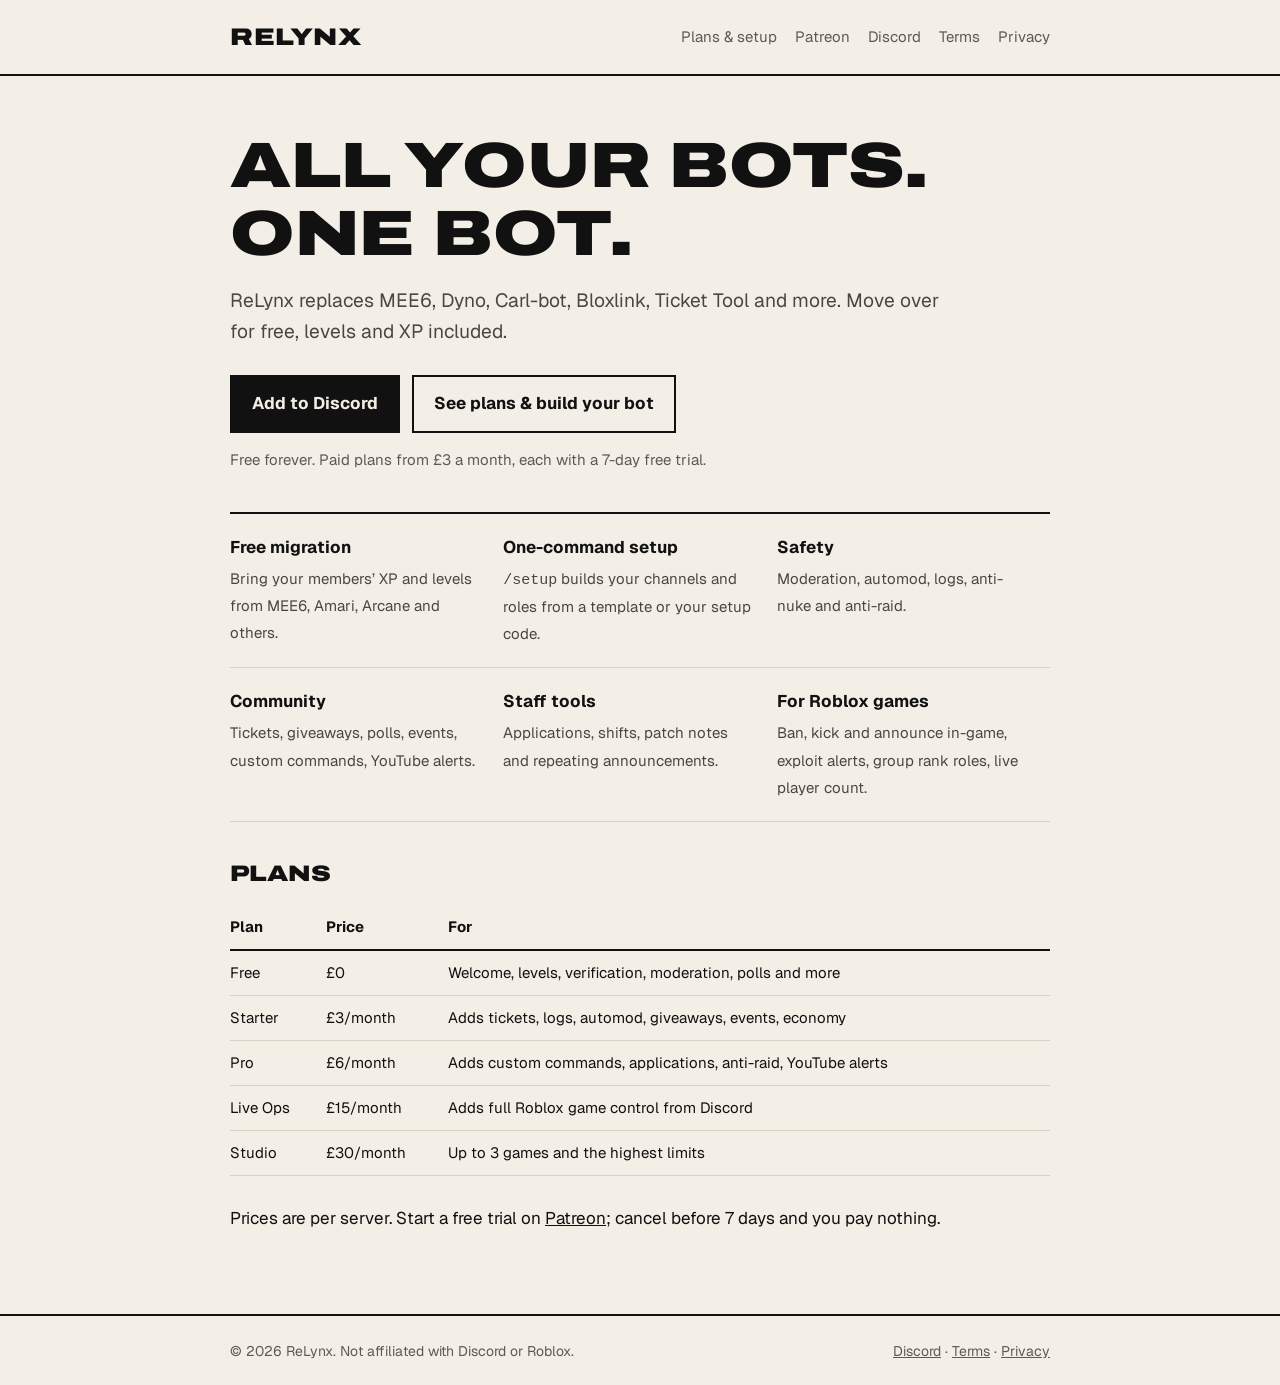
<file: index.html>
<!doctype html>
<html lang="en-GB">
<head>
<meta charset="utf-8">
<meta name="viewport" content="width=device-width, initial-scale=1">
<title>ReLynx: all your Discord bots in one</title>
<meta name="description" content="One Discord bot instead of five. Levels, moderation, tickets, Roblox game tools and more, with free migration.">
<link rel="preconnect" href="https://fonts.googleapis.com">
<link rel="preconnect" href="https://fonts.gstatic.com" crossorigin>
<link href="https://fonts.googleapis.com/css2?family=Archivo:wdth,wght@125,900&family=Geist:wght@400;500;700&display=swap" rel="stylesheet">
<link rel="stylesheet" href="style.css">
</head>
<body>
<header><div class="wrap">
<a class="logo" href="index.html">RELYNX</a>
<nav>
<a href="https://claude.ai/artifact/FEMWJnR3HZwRDaKxJMdrsh">Plans &amp; setup</a>
<a href="https://www.patreon.com/c/Re_Lynx">Patreon</a>
<a href="https://discord.gg/3yExKCKQT">Discord</a>
<a href="terms.html">Terms</a>
<a href="privacy.html">Privacy</a>
</nav>
</div></header>
<main><div class="wrap">

<h1>All your bots.<br>One bot.</h1>
<p class="lead">ReLynx replaces MEE6, Dyno, Carl-bot, Bloxlink, Ticket Tool and more. Move over for free, levels and XP included.</p>
<div class="buttons">
<a class="btn primary" href="https://discord.com/oauth2/authorize?client_id=1557445692761313330&scope=bot%20applications.commands&permissions=1409170271478">Add to Discord</a>
<a class="btn" href="https://claude.ai/artifact/FEMWJnR3HZwRDaKxJMdrsh">See plans &amp; build your bot</a>
</div>
<p style="color:var(--muted);font-size:15px">Free forever. Paid plans from £3 a month, each with a 7-day free trial.</p>
<div class="grid">
<div><b>Free migration</b><span>Bring your members’ XP and levels from MEE6, Amari, Arcane and others.</span></div>
<div><b>One-command setup</b><span><code>/setup</code> builds your channels and roles from a template or your setup code.</span></div>
<div><b>Safety</b><span>Moderation, automod, logs, anti-nuke and anti-raid.</span></div>
<div><b>Community</b><span>Tickets, giveaways, polls, events, custom commands, YouTube alerts.</span></div>
<div><b>Staff tools</b><span>Applications, shifts, patch notes and repeating announcements.</span></div>
<div><b>For Roblox games</b><span>Ban, kick and announce in-game, exploit alerts, group rank roles, live player count.</span></div>
</div>
<h2>Plans</h2>
<div class="table-scroll"><table>
<tr><th>Plan</th><th>Price</th><th>For</th></tr>
<tr><td>Free</td><td>£0</td><td>Welcome, levels, verification, moderation, polls and more</td></tr>
<tr><td>Starter</td><td>£3/month</td><td>Adds tickets, logs, automod, giveaways, events, economy</td></tr>
<tr><td>Pro</td><td>£6/month</td><td>Adds custom commands, applications, anti-raid, YouTube alerts</td></tr>
<tr><td>Live Ops</td><td>£15/month</td><td>Adds full Roblox game control from Discord</td></tr>
<tr><td>Studio</td><td>£30/month</td><td>Up to 3 games and the highest limits</td></tr>
</table></div>
<p>Prices are per server. Start a free trial on <a href="https://www.patreon.com/c/Re_Lynx">Patreon</a>; cancel before 7 days and you pay nothing.</p>
</div></main>
<footer><div class="wrap">
<span>© 2026 ReLynx. Not affiliated with Discord or Roblox.</span>
<span><a href="https://discord.gg/3yExKCKQT">Discord</a> · <a href="terms.html">Terms</a> · <a href="privacy.html">Privacy</a></span>
</div></footer>
</body>
</html>
</file>
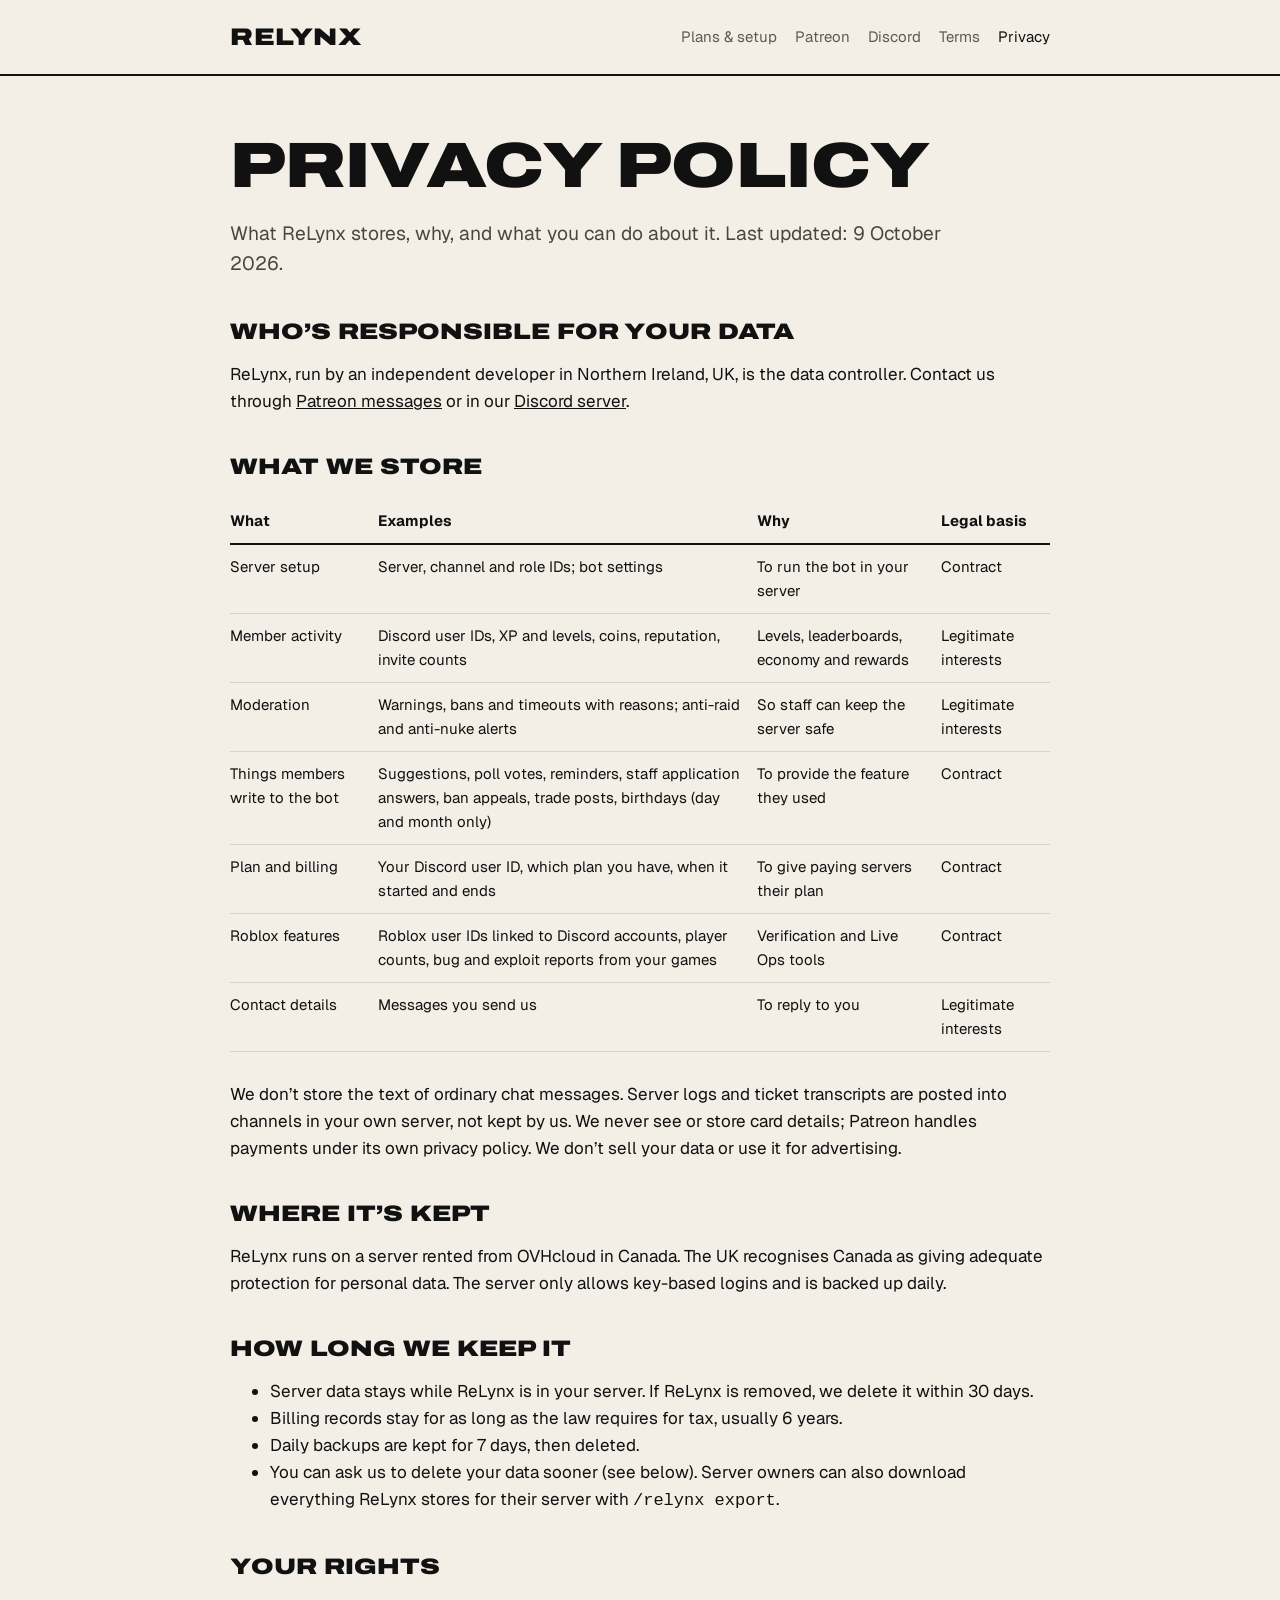
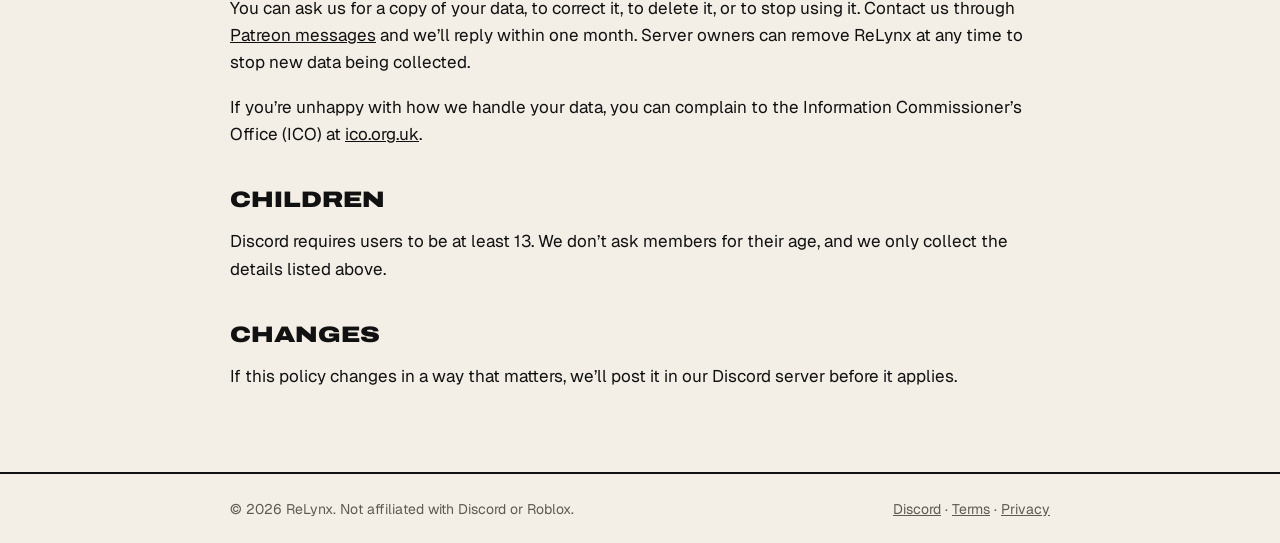
<file: privacy.html>
<!doctype html>
<html lang="en-GB">
<head>
<meta charset="utf-8">
<meta name="viewport" content="width=device-width, initial-scale=1">
<title>ReLynx Privacy Policy</title>
<meta name="description" content="What ReLynx stores, why, and your rights.">
<link rel="preconnect" href="https://fonts.googleapis.com">
<link rel="preconnect" href="https://fonts.gstatic.com" crossorigin>
<link href="https://fonts.googleapis.com/css2?family=Archivo:wdth,wght@125,900&family=Geist:wght@400;500;700&display=swap" rel="stylesheet">
<link rel="stylesheet" href="style.css">
</head>
<body>
<header><div class="wrap">
<a class="logo" href="index.html">RELYNX</a>
<nav>
<a href="https://claude.ai/artifact/FEMWJnR3HZwRDaKxJMdrsh">Plans &amp; setup</a>
<a href="https://www.patreon.com/c/Re_Lynx">Patreon</a>
<a href="https://discord.gg/3yExKCKQT">Discord</a>
<a href="terms.html">Terms</a>
<a href="privacy.html" aria-current="page">Privacy</a>
</nav>
</div></header>
<main><div class="wrap">

<h1>Privacy Policy</h1>
<p class="lead">What ReLynx stores, why, and what you can do about it. Last updated: 9 October 2026.</p>

<h2>Who’s responsible for your data</h2>
<p>ReLynx, run by an independent developer in Northern Ireland, UK, is the data controller. Contact us through <a href="https://www.patreon.com/c/Re_Lynx">Patreon messages</a> or in our <a href="https://discord.gg/3yExKCKQT">Discord server</a>.</p>

<h2>What we store</h2>
<div class="table-scroll"><table>
<tr><th>What</th><th>Examples</th><th>Why</th><th>Legal basis</th></tr>
<tr><td>Server setup</td><td>Server, channel and role IDs; bot settings</td><td>To run the bot in your server</td><td>Contract</td></tr>
<tr><td>Member activity</td><td>Discord user IDs, XP and levels, coins, reputation, invite counts</td><td>Levels, leaderboards, economy and rewards</td><td>Legitimate interests</td></tr>
<tr><td>Moderation</td><td>Warnings, bans and timeouts with reasons; anti-raid and anti-nuke alerts</td><td>So staff can keep the server safe</td><td>Legitimate interests</td></tr>
<tr><td>Things members write to the bot</td><td>Suggestions, poll votes, reminders, staff application answers, ban appeals, trade posts, birthdays (day and month only)</td><td>To provide the feature they used</td><td>Contract</td></tr>
<tr><td>Plan and billing</td><td>Your Discord user ID, which plan you have, when it started and ends</td><td>To give paying servers their plan</td><td>Contract</td></tr>
<tr><td>Roblox features</td><td>Roblox user IDs linked to Discord accounts, player counts, bug and exploit reports from your games</td><td>Verification and Live Ops tools</td><td>Contract</td></tr>
<tr><td>Contact details</td><td>Messages you send us</td><td>To reply to you</td><td>Legitimate interests</td></tr>
</table></div>
<p>We don’t store the text of ordinary chat messages. Server logs and ticket transcripts are posted into channels in your own server, not kept by us. We never see or store card details; Patreon handles payments under its own privacy policy. We don’t sell your data or use it for advertising.</p>

<h2>Where it’s kept</h2>
<p>ReLynx runs on a server rented from OVHcloud in Canada. The UK recognises Canada as giving adequate protection for personal data. The server only allows key-based logins and is backed up daily.</p>

<h2>How long we keep it</h2>
<ul>
<li>Server data stays while ReLynx is in your server. If ReLynx is removed, we delete it within 30 days.</li>
<li>Billing records stay for as long as the law requires for tax, usually 6 years.</li>
<li>Daily backups are kept for 7 days, then deleted.</li>
<li>You can ask us to delete your data sooner (see below). Server owners can also download everything ReLynx stores for their server with <code>/relynx export</code>.</li>
</ul>

<h2>Your rights</h2>
<p>You can ask us for a copy of your data, to correct it, to delete it, or to stop using it. Contact us through <a href="https://www.patreon.com/c/Re_Lynx">Patreon messages</a> and we’ll reply within one month. Server owners can remove ReLynx at any time to stop new data being collected.</p>
<p>If you’re unhappy with how we handle your data, you can complain to the Information Commissioner’s Office (ICO) at <a href="https://ico.org.uk">ico.org.uk</a>.</p>

<h2>Children</h2>
<p>Discord requires users to be at least 13. We don’t ask members for their age, and we only collect the details listed above.</p>

<h2>Changes</h2>
<p>If this policy changes in a way that matters, we’ll post it in our Discord server before it applies.</p>
</div></main>
<footer><div class="wrap">
<span>© 2026 ReLynx. Not affiliated with Discord or Roblox.</span>
<span><a href="https://discord.gg/3yExKCKQT">Discord</a> · <a href="terms.html">Terms</a> · <a href="privacy.html">Privacy</a></span>
</div></footer>
</body>
</html>
</file>
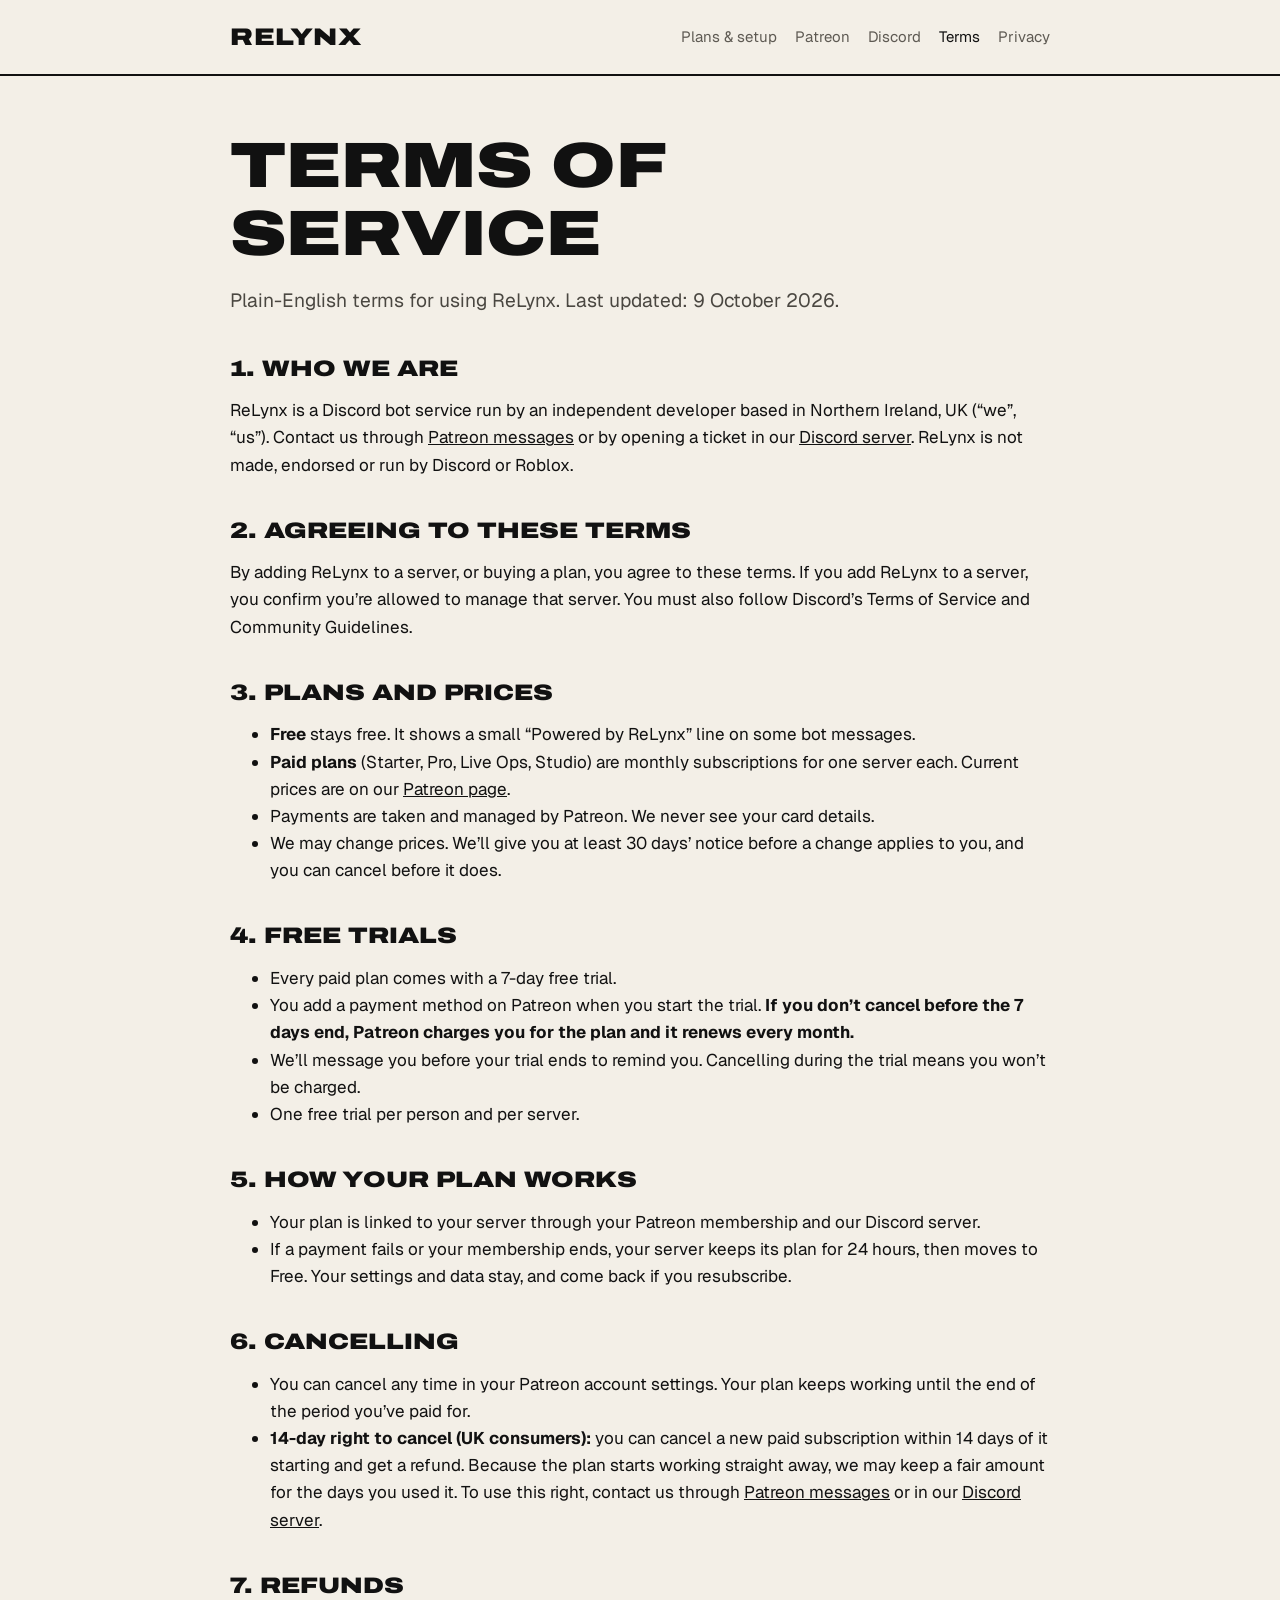
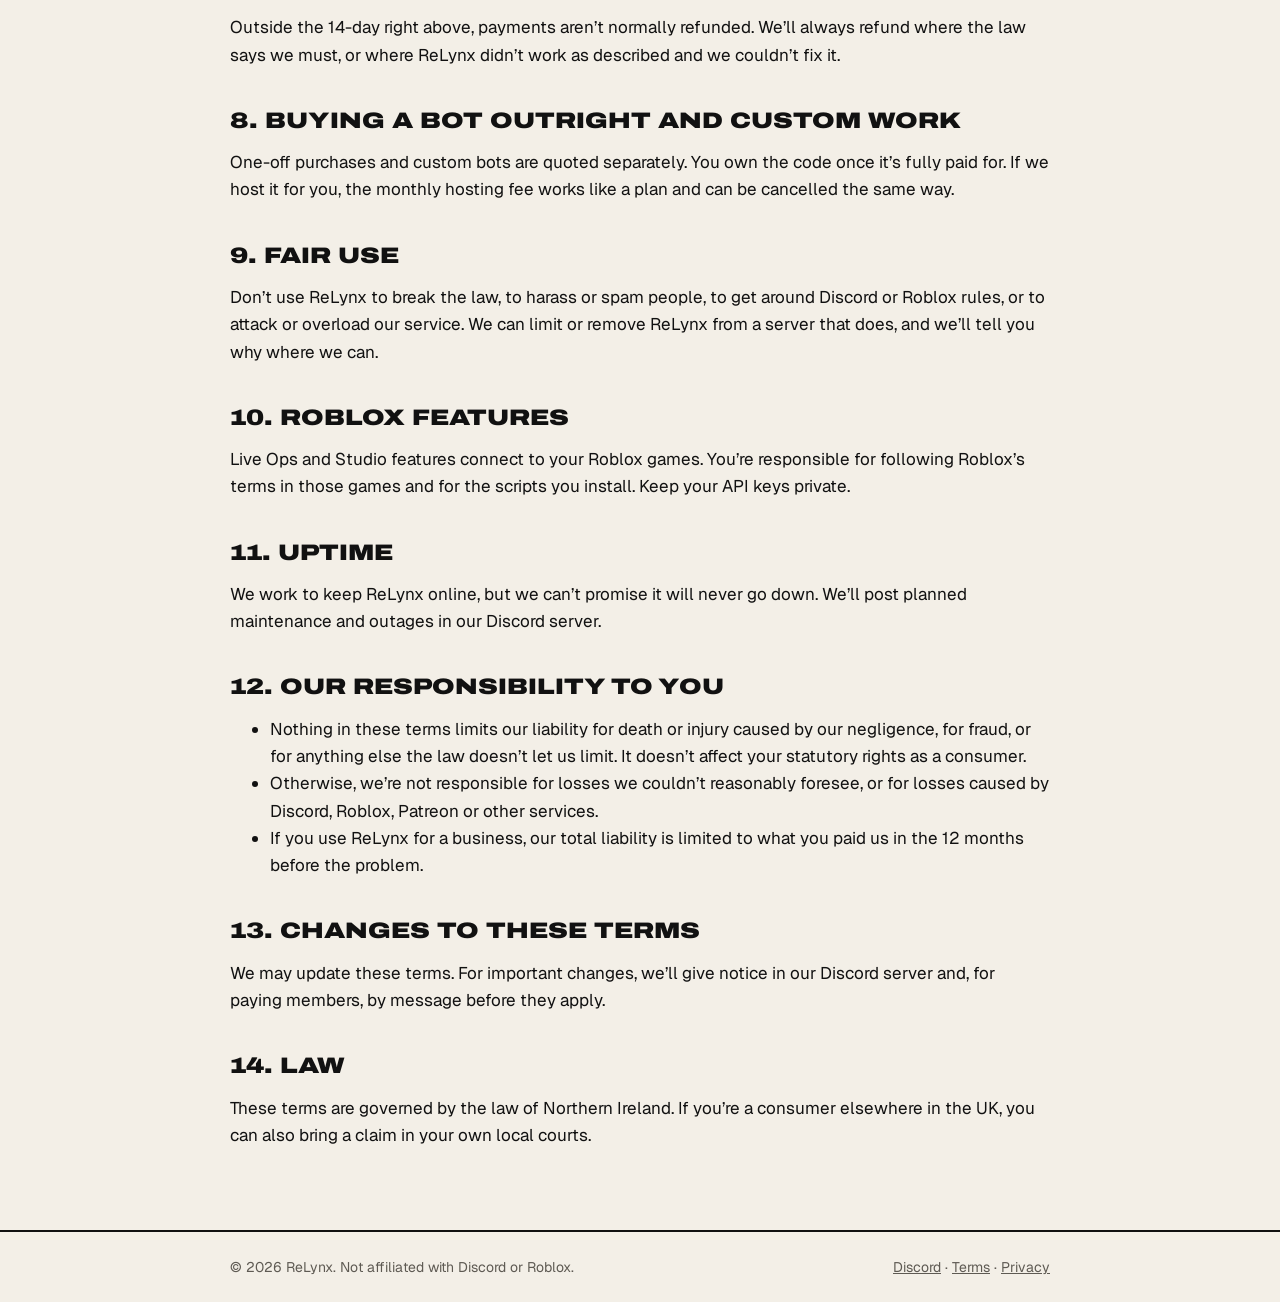
<file: terms.html>
<!doctype html>
<html lang="en-GB">
<head>
<meta charset="utf-8">
<meta name="viewport" content="width=device-width, initial-scale=1">
<title>ReLynx Terms of Service</title>
<meta name="description" content="The terms for using ReLynx, the all-in-one Discord bot.">
<link rel="preconnect" href="https://fonts.googleapis.com">
<link rel="preconnect" href="https://fonts.gstatic.com" crossorigin>
<link href="https://fonts.googleapis.com/css2?family=Archivo:wdth,wght@125,900&family=Geist:wght@400;500;700&display=swap" rel="stylesheet">
<link rel="stylesheet" href="style.css">
</head>
<body>
<header><div class="wrap">
<a class="logo" href="index.html">RELYNX</a>
<nav>
<a href="https://claude.ai/artifact/FEMWJnR3HZwRDaKxJMdrsh">Plans &amp; setup</a>
<a href="https://www.patreon.com/c/Re_Lynx">Patreon</a>
<a href="https://discord.gg/3yExKCKQT">Discord</a>
<a href="terms.html" aria-current="page">Terms</a>
<a href="privacy.html">Privacy</a>
</nav>
</div></header>
<main><div class="wrap">

<h1>Terms of Service</h1>
<p class="lead">Plain-English terms for using ReLynx. Last updated: 9 October 2026.</p>

<h2>1. Who we are</h2>
<p>ReLynx is a Discord bot service run by an independent developer based in Northern Ireland, UK (“we”, “us”). Contact us through <a href="https://www.patreon.com/c/Re_Lynx">Patreon messages</a> or by opening a ticket in our <a href="https://discord.gg/3yExKCKQT">Discord server</a>. ReLynx is not made, endorsed or run by Discord or Roblox.</p>

<h2>2. Agreeing to these terms</h2>
<p>By adding ReLynx to a server, or buying a plan, you agree to these terms. If you add ReLynx to a server, you confirm you’re allowed to manage that server. You must also follow Discord’s Terms of Service and Community Guidelines.</p>

<h2>3. Plans and prices</h2>
<ul>
<li><b>Free</b> stays free. It shows a small “Powered by ReLynx” line on some bot messages.</li>
<li><b>Paid plans</b> (Starter, Pro, Live Ops, Studio) are monthly subscriptions for one server each. Current prices are on our <a href="https://www.patreon.com/c/Re_Lynx">Patreon page</a>.</li>
<li>Payments are taken and managed by Patreon. We never see your card details.</li>
<li>We may change prices. We’ll give you at least 30 days’ notice before a change applies to you, and you can cancel before it does.</li>
</ul>

<h2>4. Free trials</h2>
<ul>
<li>Every paid plan comes with a 7-day free trial.</li>
<li>You add a payment method on Patreon when you start the trial. <b>If you don’t cancel before the 7 days end, Patreon charges you for the plan and it renews every month.</b></li>
<li>We’ll message you before your trial ends to remind you. Cancelling during the trial means you won’t be charged.</li>
<li>One free trial per person and per server.</li>
</ul>

<h2>5. How your plan works</h2>
<ul>
<li>Your plan is linked to your server through your Patreon membership and our Discord server.</li>
<li>If a payment fails or your membership ends, your server keeps its plan for 24 hours, then moves to Free. Your settings and data stay, and come back if you resubscribe.</li>
</ul>

<h2>6. Cancelling</h2>
<ul>
<li>You can cancel any time in your Patreon account settings. Your plan keeps working until the end of the period you’ve paid for.</li>
<li><b>14-day right to cancel (UK consumers):</b> you can cancel a new paid subscription within 14 days of it starting and get a refund. Because the plan starts working straight away, we may keep a fair amount for the days you used it. To use this right, contact us through <a href="https://www.patreon.com/c/Re_Lynx">Patreon messages</a> or in our <a href="https://discord.gg/3yExKCKQT">Discord server</a>.</li>
</ul>

<h2>7. Refunds</h2>
<p>Outside the 14-day right above, payments aren’t normally refunded. We’ll always refund where the law says we must, or where ReLynx didn’t work as described and we couldn’t fix it.</p>

<h2>8. Buying a bot outright and custom work</h2>
<p>One-off purchases and custom bots are quoted separately. You own the code once it’s fully paid for. If we host it for you, the monthly hosting fee works like a plan and can be cancelled the same way.</p>

<h2>9. Fair use</h2>
<p>Don’t use ReLynx to break the law, to harass or spam people, to get around Discord or Roblox rules, or to attack or overload our service. We can limit or remove ReLynx from a server that does, and we’ll tell you why where we can.</p>

<h2>10. Roblox features</h2>
<p>Live Ops and Studio features connect to your Roblox games. You’re responsible for following Roblox’s terms in those games and for the scripts you install. Keep your API keys private.</p>

<h2>11. Uptime</h2>
<p>We work to keep ReLynx online, but we can’t promise it will never go down. We’ll post planned maintenance and outages in our Discord server.</p>

<h2>12. Our responsibility to you</h2>
<ul>
<li>Nothing in these terms limits our liability for death or injury caused by our negligence, for fraud, or for anything else the law doesn’t let us limit. It doesn’t affect your statutory rights as a consumer.</li>
<li>Otherwise, we’re not responsible for losses we couldn’t reasonably foresee, or for losses caused by Discord, Roblox, Patreon or other services.</li>
<li>If you use ReLynx for a business, our total liability is limited to what you paid us in the 12 months before the problem.</li>
</ul>

<h2>13. Changes to these terms</h2>
<p>We may update these terms. For important changes, we’ll give notice in our Discord server and, for paying members, by message before they apply.</p>

<h2>14. Law</h2>
<p>These terms are governed by the law of Northern Ireland. If you’re a consumer elsewhere in the UK, you can also bring a claim in your own local courts.</p>
</div></main>
<footer><div class="wrap">
<span>© 2026 ReLynx. Not affiliated with Discord or Roblox.</span>
<span><a href="https://discord.gg/3yExKCKQT">Discord</a> · <a href="terms.html">Terms</a> · <a href="privacy.html">Privacy</a></span>
</div></footer>
</body>
</html>
</file>
<file: style.css>
:root{--ink:#111111;--paper:#F3EFE7;--card:#FAF8F3;--line:#D8D2C6;--muted:#5E5A53;--amber:#E5A23A}
*{box-sizing:border-box}
body{margin:0;background:var(--paper);color:var(--ink);font:17px/1.6 'Geist',system-ui,-apple-system,Segoe UI,sans-serif}
a{color:var(--ink)}
a:hover{color:#6b4a12}
.wrap{max-width:860px;margin:0 auto;padding:0 20px}
header{border-bottom:2px solid var(--ink)}
header .wrap{display:flex;align-items:center;justify-content:space-between;gap:16px;padding-top:18px;padding-bottom:18px;flex-wrap:wrap}
.logo{font-family:'Archivo',sans-serif;font-variation-settings:'wdth' 125;font-weight:900;font-size:1.5rem;text-decoration:none;letter-spacing:.5px}
nav{display:flex;gap:18px;flex-wrap:wrap;font-size:15px}
nav a{text-decoration:none;color:var(--muted)}
nav a:hover,nav a[aria-current]{color:var(--ink)}
h1,h2{font-family:'Archivo',sans-serif;font-variation-settings:'wdth' 125;font-weight:900;line-height:1.05;text-transform:uppercase}
h1{font-size:clamp(2.2rem,6vw,4rem);margin:56px 0 18px}
h2{font-size:1.4rem;margin:40px 0 8px}
h3{font-size:1.05rem;margin:28px 0 6px}
.lead{font-size:1.2rem;color:#4A4741;max-width:56ch}
.buttons{display:flex;gap:12px;flex-wrap:wrap;margin:28px 0 8px}
.btn{display:inline-block;padding:13px 20px;border:2px solid var(--ink);text-decoration:none;font-weight:700;min-height:44px}
.btn.primary{background:var(--ink);color:var(--paper)}
.btn.primary:hover{background:#333;color:var(--paper)}
.btn:hover{background:#E8E2D6}
.grid{display:grid;grid-template-columns:repeat(auto-fit,minmax(220px,1fr));gap:0;border-top:2px solid var(--ink);margin:40px 0}
.grid div{padding:20px 20px 20px 0;border-bottom:1px solid var(--line)}
.grid b{display:block;margin-bottom:4px}
.grid span{color:#4A4741;font-size:15px}
table{border-collapse:collapse;width:100%;margin:12px 0;font-size:15px}
th,td{text-align:left;padding:10px 12px 10px 0;border-bottom:1px solid var(--line);vertical-align:top}
th{border-bottom:2px solid var(--ink)}
.table-scroll{overflow-x:auto}
.note{background:var(--card);border:1px solid var(--line);padding:14px 16px;font-size:15px;color:#4A4741}
main{padding-bottom:64px}
footer{border-top:2px solid var(--ink);padding:24px 0;font-size:14px;color:var(--muted)}
footer .wrap{display:flex;gap:18px;flex-wrap:wrap;justify-content:space-between}
footer a{color:var(--muted)}
</file>
